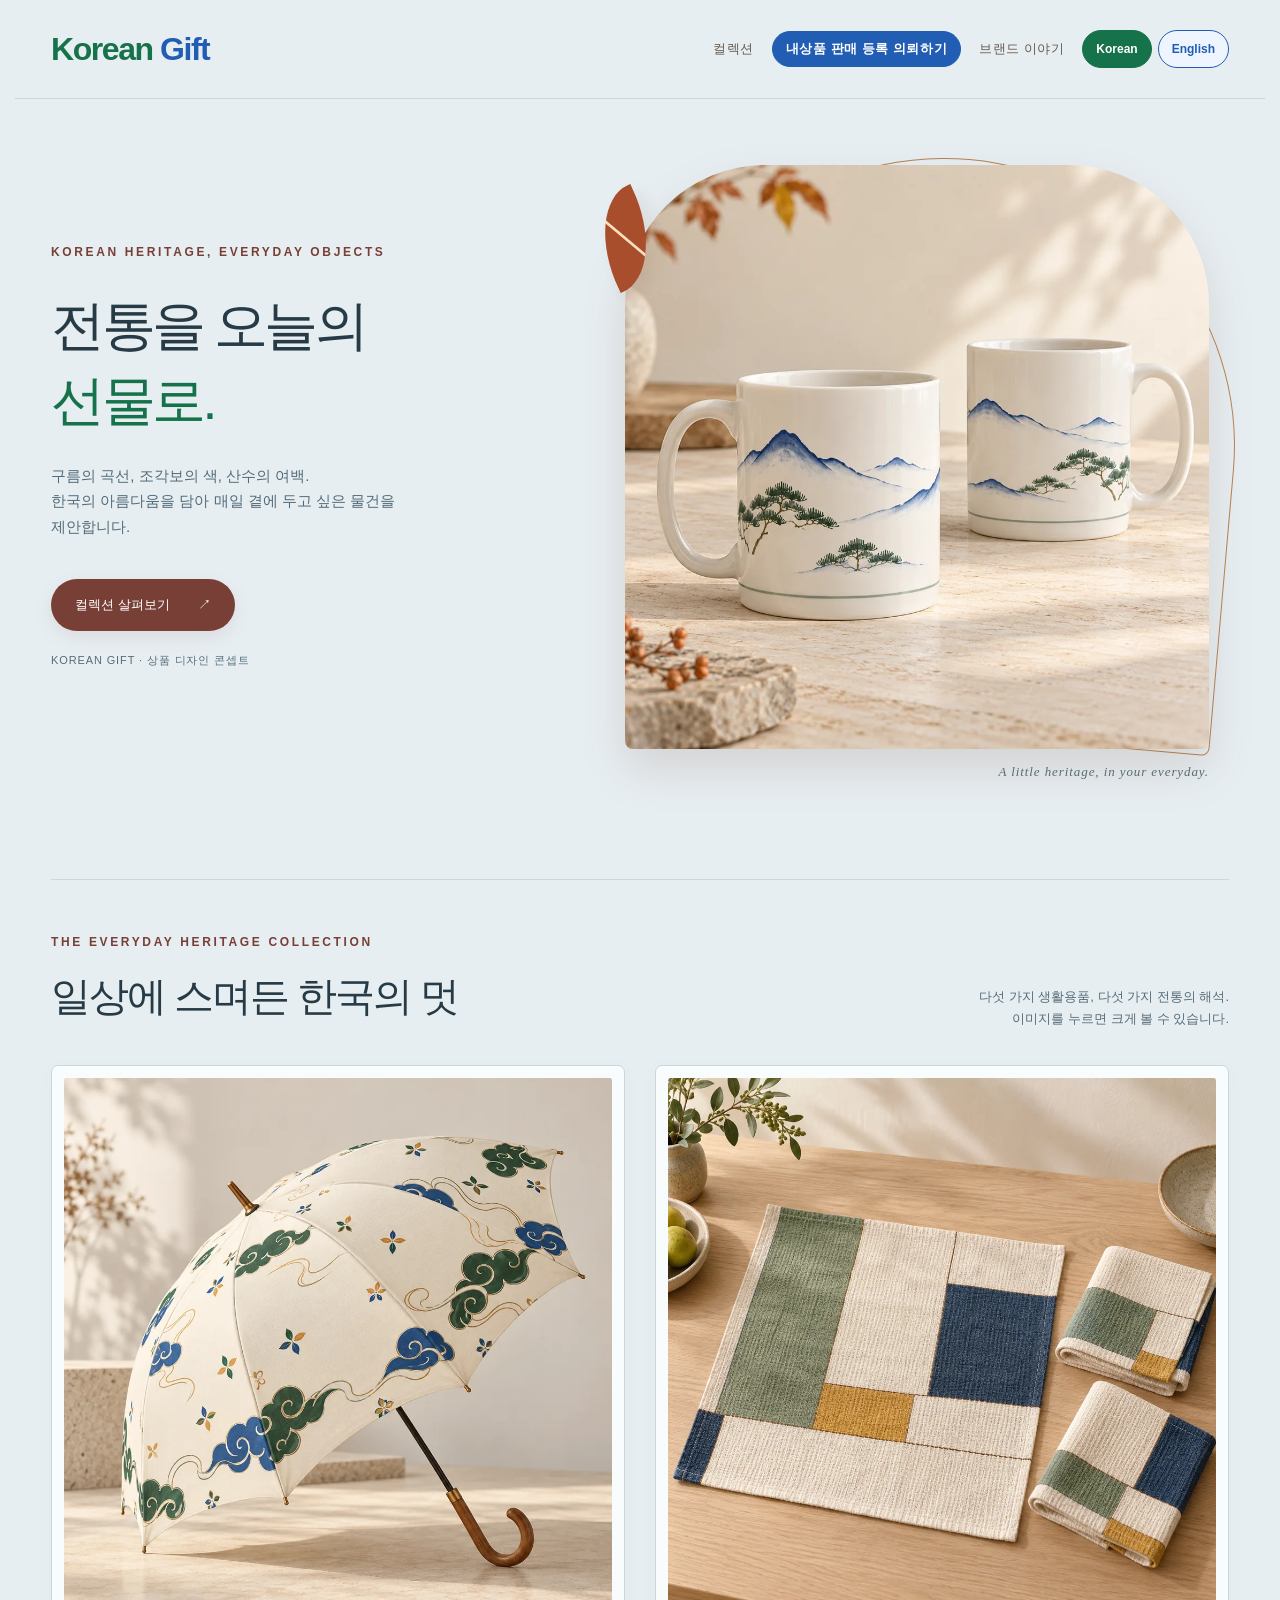
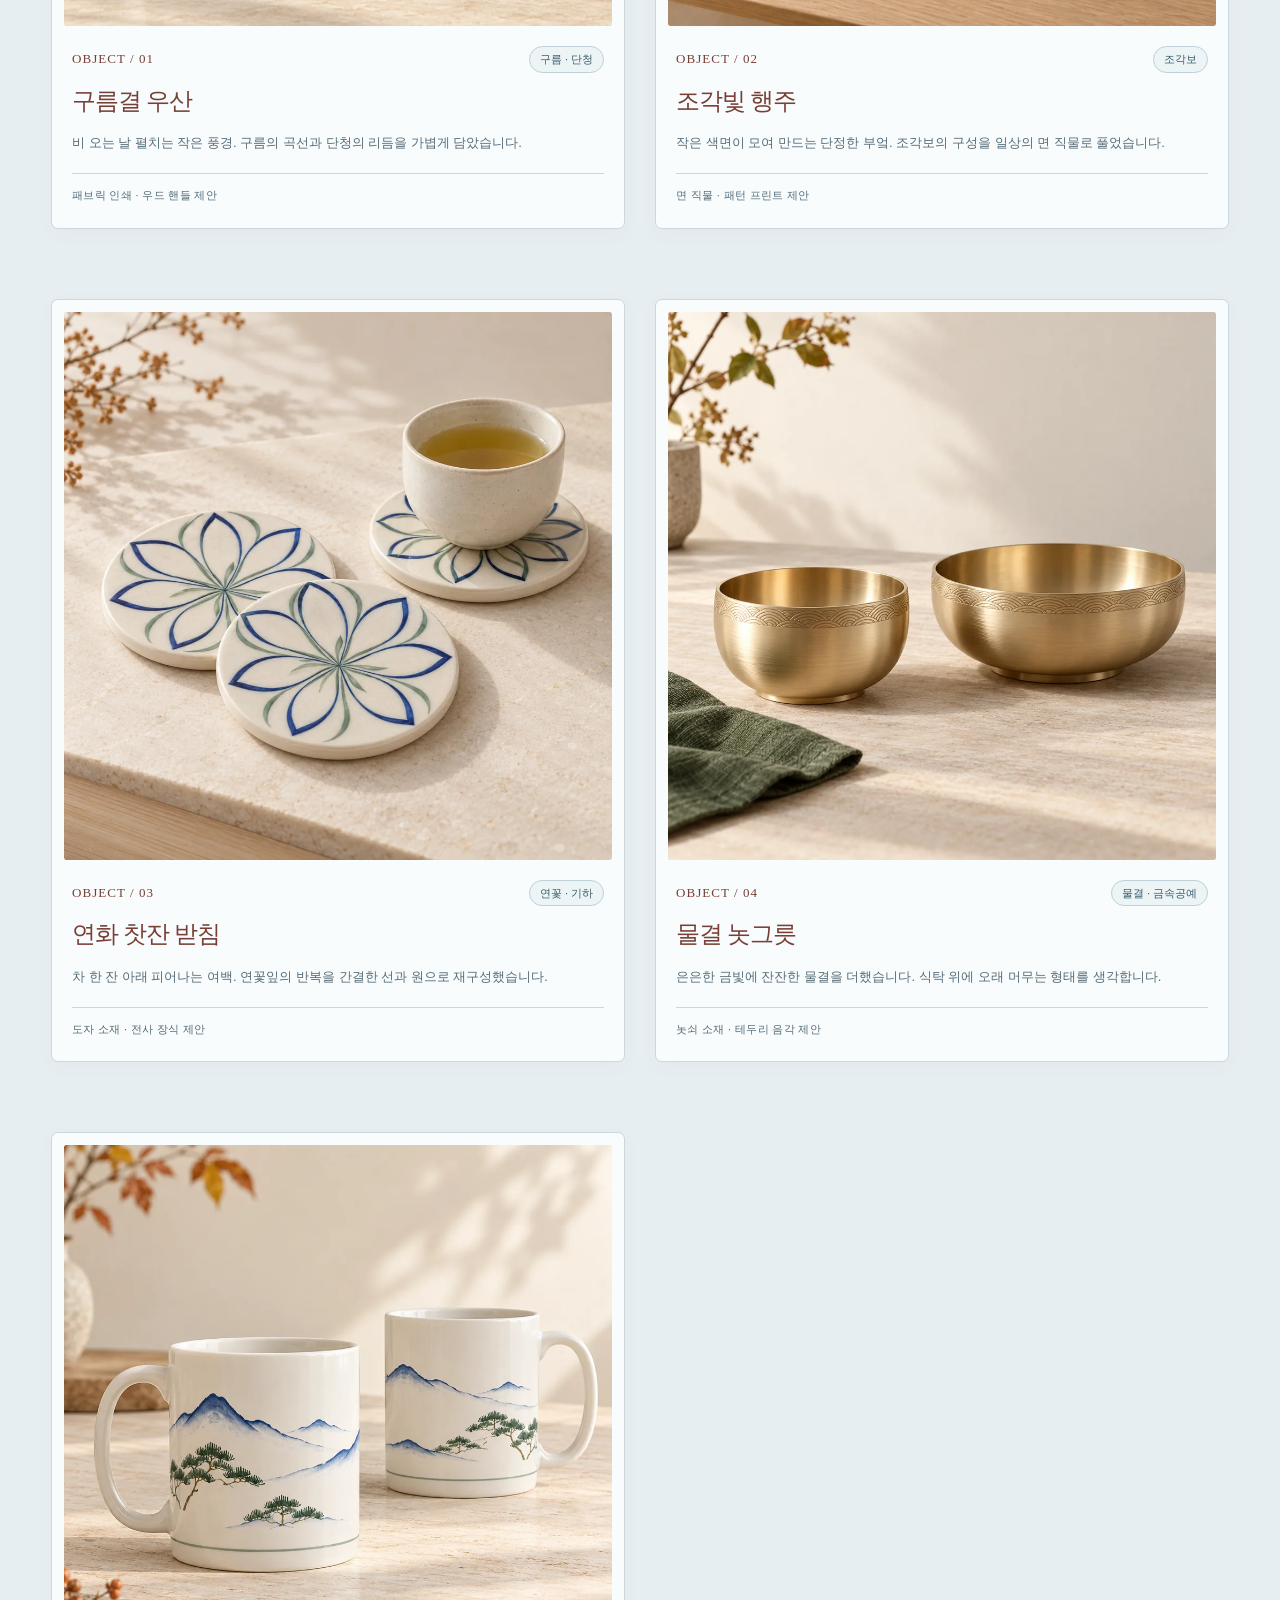
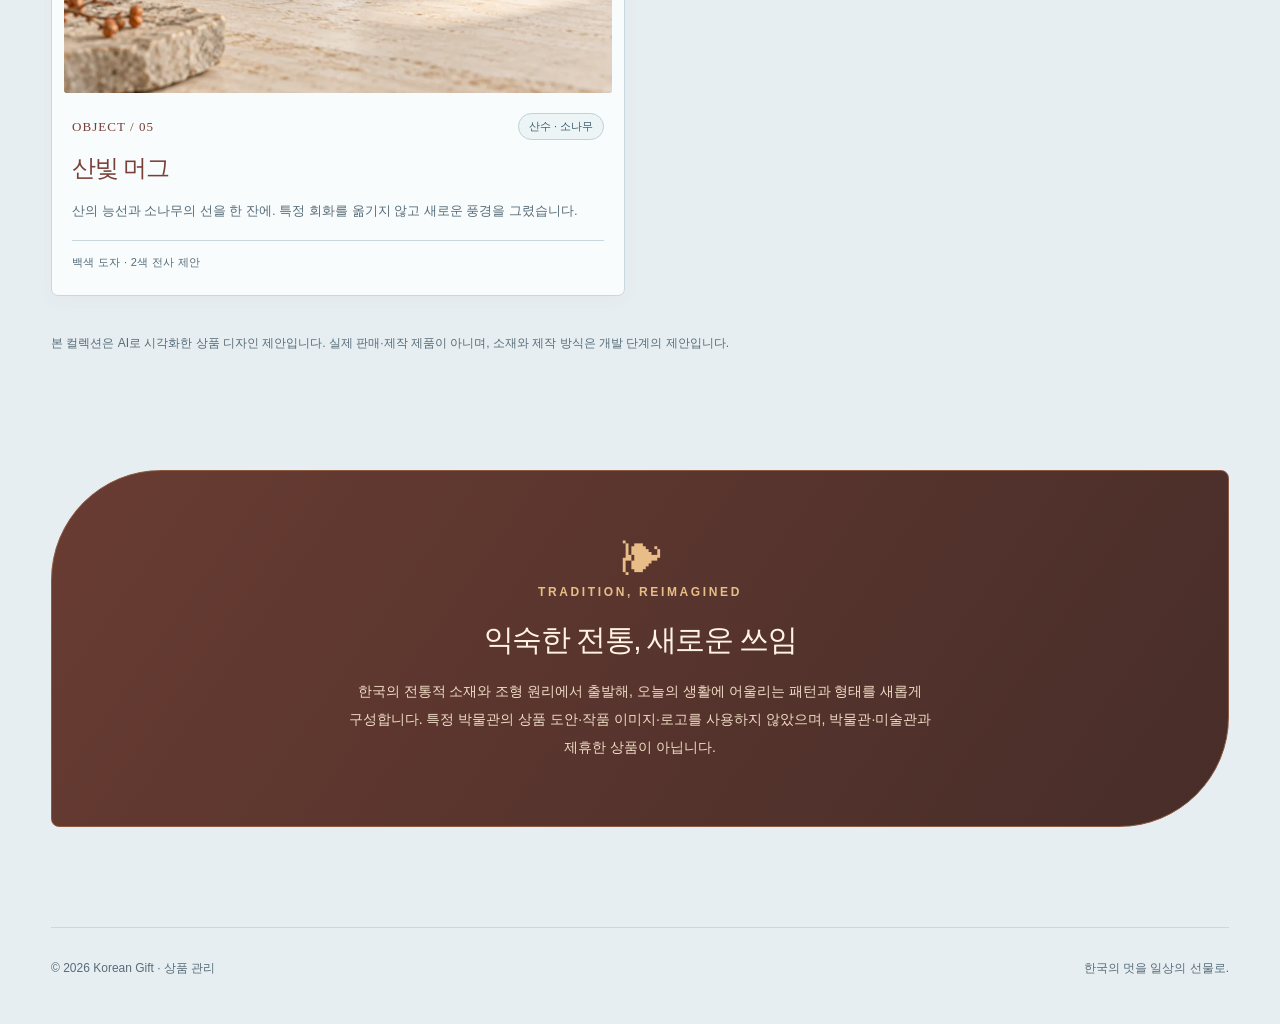
<file: index.html>
<!doctype html>
<html lang="ko">
<head>
<meta charset="utf-8"><meta name="viewport" content="width=device-width, initial-scale=1">
<meta name="theme-color" content="#e7eef2"><meta name="description" content="전통 문양을 현대적으로 재구성한 Korean Gift의 우산, 행주, 찻잔 받침, 놋그릇, 머그 디자인 컬렉션">
<title>Korean Gift | 전통을 오늘의 선물로</title>
<style>
:root{--paper:#f7eddf;--cream:#fff8ed;--ink:#3d2924;--muted:#72594b;--line:#dcc2a8;--brown:#783f36;--accent:#b4522f}
*{box-sizing:border-box}html{scroll-behavior:smooth}body{margin:0;background:var(--paper);color:var(--ink);font-family:'Apple SD Gothic Neo','Malgun Gothic','Noto Sans KR',sans-serif;line-height:1.7;-webkit-font-smoothing:antialiased}
a{color:inherit;text-decoration:none}button{font:inherit}button:focus-visible,a:focus-visible{outline:3px solid #ac7152;outline-offset:4px}
.topbar{display:flex;align-items:center;justify-content:space-between;max-width:1250px;margin:0 auto;padding:30px 36px;gap:20px}
.brand{font-family:Georgia,serif;letter-spacing:.13em;font-size:21px;font-weight:bold}.brand-dot{color:var(--accent)}.nav{display:flex;gap:32px;font-size:13px;letter-spacing:.04em;color:#665b50}.nav a:hover{color:var(--accent)}
main{max-width:1250px;margin:0 auto;padding:0 36px}.hero{display:grid;grid-template-columns:.86fr 1.14fr;min-height:585px;align-items:center;gap:7%;padding:40px 0 95px}.eyebrow{font-size:12px;letter-spacing:.22em;color:var(--brown);font-weight:bold}.hero h1{font-family:Georgia,'Batang',serif;font-size:clamp(48px,5.3vw,82px);letter-spacing:-.03em;line-height:1.1;font-weight:500;margin:26px 0 24px}.hero h1 em{font-weight:400;color:var(--brown)}.hero-copy{font-size:15px;color:#72675d;max-width:345px;word-break:keep-all}.hero-btn{display:inline-flex;align-items:center;gap:28px;background:var(--brown);color:#fff;padding:15px 24px;margin-top:25px;border-radius:2px;font-size:13px}.hero-btn:hover{background:#5f432f}
.hero-image-wrap{position:relative;padding:26px 20px 0 20px}.hero-image{width:100%;display:block;aspect-ratio:1/1;object-fit:cover;border-radius:210px 210px 5px 5px;box-shadow:0 18px 40px rgba(81,52,32,.11)}.hero-image-wrap::after{content:'✳';position:absolute;left:-8px;top:9%;color:#b58d73;font-size:34px}.hero-caption{font-family:Georgia,serif;letter-spacing:.07em;text-align:right;font-style:italic;font-size:12px;margin-top:12px;color:var(--muted)}
.collection{padding:52px 0 100px;border-top:1px solid var(--line)}.section-top{display:flex;justify-content:space-between;align-items:end;gap:20px;margin-bottom:35px}.section-title{font-family:Georgia,'Batang',serif;font-size:clamp(30px,4vw,46px);font-weight:400;margin:10px 0 0}.section-note{font-size:13px;color:var(--muted);max-width:300px;text-align:right;word-break:keep-all}.gallery{display:grid;grid-template-columns:repeat(2,minmax(0,1fr));gap:70px 30px}.artwork{min-width:0}.image-button{position:relative;border:0;padding:0;background:#efe7db;width:100%;display:block;cursor:zoom-in;overflow:hidden;border-radius:3px}.image-button img{display:block;width:100%;aspect-ratio:1.18/1;object-fit:cover;transition:transform .4s ease}.image-button:hover img{transform:scale(1.035)}.zoom-hint{position:absolute;right:14px;bottom:14px;opacity:0;transition:opacity .2s;background:rgba(52,40,28,.72);color:#fff;padding:6px 12px;border-radius:3px;font-size:12px}.image-button:hover .zoom-hint,.image-button:focus-visible .zoom-hint{opacity:1}
.artwork-meta{display:flex;align-items:center;justify-content:space-between;padding-top:20px;gap:10px}.artwork-number{font-family:Georgia,serif;font-size:13px;color:var(--brown);letter-spacing:.08em}.artwork-tag{font-size:11px;color:#8c7868;border:1px solid #d6cab9;padding:3px 10px;border-radius:20px}.artwork h3{font-family:Georgia,'Batang',serif;font-weight:400;font-size:24px;margin:8px 0 1px}.artwork p{font-size:13px;color:var(--muted);margin:0}
.about{background:#ede5d9;border-radius:4px;padding:65px 8%;margin:15px 0 100px;text-align:center}.about .about-mark{font-size:28px;color:#977257}.about h2{font-family:Georgia,'Batang',serif;font-size:30px;font-weight:400;margin:12px 0}.about p{font-size:14px;line-height:2;color:#6b6157;word-break:keep-all;margin:0 auto;max-width:590px}
footer{border-top:1px solid var(--line);padding:30px 0 45px;display:flex;align-items:center;justify-content:space-between;font-size:12px;color:#8b7e70}
.modal{border:0;padding:0;background:transparent;width:min(92vw,1080px);max-height:94vh;color:#fff}.modal::backdrop{background:rgba(29,23,17,.88)}.modal figure{margin:0;display:flex;flex-direction:column;align-items:center}.modal img{max-width:100%;max-height:78vh;object-fit:contain;border-radius:4px}.modal figcaption{margin-top:13px;font-size:13px;letter-spacing:.04em}.modal-close{position:absolute;right:0;top:0;border:0;background:rgba(0,0,0,.55);color:white;cursor:pointer;border-radius:0 0 0 5px;font-size:26px;line-height:1;padding:9px 15px}
@media(max-width:720px){.topbar{padding:20px}.brand{font-size:18px}.nav{gap:14px;font-size:12px}main{padding:0 20px}.hero{grid-template-columns:1fr;gap:20px;min-height:auto;padding:42px 0 70px}.hero h1{font-size:55px;margin:16px 0}.hero-copy{font-size:14px}.hero-image-wrap{padding:10px 16px 0 16px}.hero-image{border-radius:160px 160px 4px 4px;max-height:600px}.collection{padding:44px 0 80px}.section-top{align-items:start;flex-direction:column;gap:5px}.section-note{text-align:left}.gallery{grid-template-columns:1fr;gap:48px}.artwork h3{font-size:23px}.about{padding:45px 22px;margin-bottom:60px}.about h2{font-size:25px}footer{gap:14px;flex-wrap:wrap}}
@media(prefers-reduced-motion:reduce){html{scroll-behavior:auto}.image-button img{transition:none}}

/* Autumn edition */
body{background:radial-gradient(ellipse at 100% 8%,#ecd0ad66,transparent 42%),radial-gradient(ellipse at 0 48%,#d4a06b22,transparent 40%),var(--paper)}
.topbar{border-bottom:1px solid var(--line)}.brand{color:var(--brown)}
.hero{position:relative}.hero-info{min-width:0}.hero h1{font-size:clamp(44px,5.3vw,76px)}
.hero h1 em{color:#9b482f}.hero-copy{color:#705246;max-width:390px}
.hero-btn{border-radius:30px;box-shadow:0 6px 18px #783f361a}.hero-btn:hover{background:#592d29}
.hero-image-wrap{isolation:isolate}
.hero-image-wrap::before{content:'';position:absolute;inset:3% -1% 8% 8%;border:1px solid #b88252;border-radius:50% 50% 8px 8px;transform:rotate(5deg);z-index:-1}
.hero-image-wrap::after{content:'';width:55px;height:95px;left:-7px;top:8%;background:linear-gradient(65deg,transparent 48%,#f6dfbb 49% 51%,transparent 52%),#a94e2d;border-radius:95% 0 95% 0;transform:rotate(-25deg);box-shadow:5px 8px 15px #783f3615}
.hero-image{box-shadow:0 20px 45px #663b2826}.hero-caption{font-size:13px}
.artwork{padding:12px 12px 22px;background:#fff8ed;border:1px solid #e1cbb5;border-radius:7px;box-shadow:0 5px 20px #663b2808}
.artwork-meta,.artwork h3,.artwork p{margin-left:8px;margin-right:8px}
.artwork-tag{color:#795039;border-color:#d9b991;background:#f6ead8}
.artwork h3{color:var(--brown)}.artwork p{color:var(--muted)}
.image-button{background:#ead8be}.zoom-hint{background:#542d27e6}
.about{position:relative;overflow:hidden;background:linear-gradient(125deg,#693c32,#472d29);color:#fff4e3;border:1px solid #8d5940;border-radius:110px 8px 110px 8px}
.about .eyebrow,.about .about-mark{color:#e9bd87}.about .about-mark{font-size:46px;line-height:1}
.about p{color:#f0dcc5}.about h2{color:#fff4e3}
footer{color:var(--muted)}.modal::backdrop{background:#281811ed}
@media(max-width:720px){.hero h1{font-size:clamp(42px,9vw,62px)}.hero-image-wrap::after{width:37px;height:66px;left:0}.about{border-radius:60px 6px 60px 6px}.brand{font-size:16px;letter-spacing:.09em}.topbar{gap:12px}.nav{gap:12px}.hero-image-wrap::before{right:3%}.gallery{gap:30px}}

/* Korean Gift wordmark */
.brand{display:inline-flex;align-items:baseline;gap:.23em;flex-shrink:0;font-family:'Segoe UI','Helvetica Neue',Arial,sans-serif;font-size:clamp(24px,2.5vw,32px);font-weight:650;line-height:1.15;letter-spacing:-.045em;white-space:nowrap}
.brand-korean{color:#16724b}.brand-gift{color:#205db3}
@media(max-width:720px){.brand{font-size:26px;letter-spacing:-.045em}.topbar{flex-wrap:wrap;row-gap:16px}}
/* Korean cultural goods collection */
.hero h1{font-family:'Malgun Gothic','Apple SD Gothic Neo',sans-serif;font-size:clamp(38px,4.2vw,60px);font-weight:500;line-height:1.4;letter-spacing:-.065em}
.hero h1 em{font-style:normal;color:#16724b}.hero-image{border-radius:140px 140px 8px 8px;object-fit:cover}
.concept-label{font-size:11px;letter-spacing:.08em;color:var(--muted);margin-top:20px}
.section-title,.artwork h3,.about h2{font-family:'Malgun Gothic','Apple SD Gothic Neo',sans-serif;letter-spacing:-.05em}
.section-title{font-size:clamp(26px,3.4vw,40px)}.artwork h3{font-size:24px;font-weight:500}
.image-button img{aspect-ratio:1;object-fit:contain}.artwork p{margin-top:10px;line-height:1.8;word-break:keep-all}
.artwork .product-detail{margin-top:18px;font-size:11px;letter-spacing:.03em;color:#755e4b;border-top:1px solid var(--line);padding-top:12px}
.collection-disclosure{font-size:12px;line-height:1.9;color:var(--muted);margin:36px 0 0;max-width:750px}
@media(max-width:720px){.hero h1{font-size:clamp(36px,8vw,52px)}.hero-image{border-radius:100px 100px 6px 6px}.artwork h3{font-size:23px}}

.header-actions{display:flex;align-items:center;justify-content:flex-end;gap:26px;margin-left:auto}.language-switch{display:flex;gap:6px;flex-shrink:0}.language-switch a{display:inline-flex;align-items:center;justify-content:center;min-height:38px;padding:7px 13px;border:1px solid currentColor;border-radius:20px;font-family:'Segoe UI',Arial,sans-serif;font-size:12px;font-weight:600;line-height:1.2}.lang-ko{color:#16724b;background:#f0f8f2}.lang-en{color:#205db3;background:#eff5ff}.lang-ko:hover,.lang-ko[aria-current="page"]{background:#16724b;color:#fff;border-color:#16724b}.lang-en:hover,.lang-en[aria-current="page"]{background:#205db3;color:#fff;border-color:#205db3}html[lang="en"] .hero h1{letter-spacing:-.045em;font-family:'Segoe UI','Helvetica Neue',Arial,sans-serif}
@media(max-width:720px){.topbar{align-items:flex-start;gap:14px}.header-actions{flex-direction:column-reverse;align-items:flex-end;gap:12px}.language-switch a{padding:7px 10px;min-height:36px}.header-actions .nav{gap:16px}}
@media(max-width:380px){.brand{font-size:23px}.topbar{padding:18px 14px;gap:8px}.language-switch{gap:4px}.language-switch a{font-size:11px;padding:7px 9px}}

/* Sky gray foundation */
:root{--paper:#e7eef2;--cream:#f9fcfd;--ink:#263b46;--muted:#566c78;--line:#c9d7df}
body{background:#e7eef2}.hero-image,.image-button img{height:auto}.hero-image-wrap{min-width:0}.artwork{background:#f9fcfd;border-color:#c9d7df}.artwork-tag{background:#edf4f6;border-color:#bed0d8;color:#385e6c}
.hero-copy,.artwork .product-detail{color:#536b78}
.seller-link{padding:8px 13px;border:1px solid #205db3;border-radius:22px;background:#205db3;color:#fff!important;font-weight:600;text-align:center;line-height:1.4}
.nav{align-items:center;flex-wrap:wrap}.header-actions{gap:18px}.nav{gap:18px}
.approved-products{margin-top:64px;padding-top:40px;border-top:1px solid var(--line)}.approved-products>.section-note{max-width:none;margin:18px 0 30px}
.artwork .approved-price{font-weight:700;font-size:20px;color:#16724b}.product-detail{white-space:pre-line}
@media(max-width:1050px){.topbar{flex-wrap:wrap}.header-actions{flex-wrap:wrap}.nav{gap:12px}}
@media(max-width:720px){.topbar{display:grid;grid-template-columns:1fr auto}.header-actions{display:contents}.language-switch{grid-column:2;grid-row:1;justify-self:end}.header-actions .nav{grid-column:1/-1;grid-row:2;justify-content:flex-start;gap:12px}.seller-link{font-size:12px}.brand{align-self:center}}
</style>
<link rel="alternate" hreflang="ko" href="https://koreangift.github.io/main/"><link rel="alternate" hreflang="en" href="https://koreangift.github.io/main/en.html"></head>
<body>
<header class="topbar"><a class="brand" href="#top" aria-label="Korean Gift 홈으로"><span class="brand-korean">Korean</span> <span class="brand-gift">Gift</span></a><div class="header-actions"><nav class="nav" aria-label="주 메뉴"><a href="#gallery">컬렉션</a><a class="seller-link" href="submit.html">내상품 판매 등록 의뢰하기</a><a href="#about">브랜드 이야기</a></nav><nav class="language-switch" aria-label="언어 선택"><a class="lang-ko" href="./index.html" lang="ko" hreflang="ko" aria-current="page">Korean</a><a class="lang-en" href="./en.html" lang="en" hreflang="en">English</a></nav></div></header>
<main id="top">
<section class="hero" aria-labelledby="hero-title"><div class="hero-info"><div class="eyebrow">KOREAN HERITAGE, EVERYDAY OBJECTS</div><h1 id="hero-title">전통을 오늘의<br><em>선물로.</em></h1><p class="hero-copy">구름의 곡선, 조각보의 색, 산수의 여백.<br>한국의 아름다움을 담아 매일 곁에 두고 싶은 물건을 제안합니다.</p><a class="hero-btn" href="#gallery">컬렉션 살펴보기 <span aria-hidden="true">↗</span></a><p class="concept-label">KOREAN GIFT · 상품 디자인 콘셉트</p></div><div class="hero-image-wrap"><img class="hero-image" src="images/korean-mug.webp" alt="푸른 산과 초록 소나무를 담은 산빛 머그 디자인 콘셉트" fetchpriority="high" width="1024" height="1024"><div class="hero-caption">A little heritage, in your everyday.</div></div></section>
<section class="collection" id="gallery" aria-labelledby="collection-title"><div class="section-top"><div><div class="eyebrow">THE EVERYDAY HERITAGE COLLECTION</div><h2 class="section-title" id="collection-title">일상에 스며든 한국의 멋</h2></div><div class="section-note">다섯 가지 생활용품, 다섯 가지 전통의 해석.<br>이미지를 누르면 크게 볼 수 있습니다.</div></div>
<div class="gallery"><article class="artwork"><button class="image-button" type="button" data-image="images/korean-umbrella.webp" data-title="구름결 우산 · 상품 디자인 콘셉트" aria-label="구름결 우산 크게 보기"><img src="images/korean-umbrella.webp" alt="청록과 파랑의 구름·꽃 기하 문양을 새롭게 구성한 우산 콘셉트" loading="lazy" width="1024" height="1024"><span class="zoom-hint" aria-hidden="true">↗ 크게 보기</span></button><div class="artwork-meta"><span class="artwork-number">OBJECT / 01</span><span class="artwork-tag">구름 · 단청</span></div><h3>구름결 우산</h3><p>비 오는 날 펼치는 작은 풍경. 구름의 곡선과 단청의 리듬을 가볍게 담았습니다.</p><p class="product-detail">패브릭 인쇄 · 우드 핸들 제안</p></article>
<article class="artwork"><button class="image-button" type="button" data-image="images/korean-cloth.webp" data-title="조각빛 행주 · 상품 디자인 콘셉트" aria-label="조각빛 행주 크게 보기"><img src="images/korean-cloth.webp" alt="청록과 남색 조각보 구성의 면 행주 디자인 콘셉트" loading="lazy" width="1024" height="1024"><span class="zoom-hint" aria-hidden="true">↗ 크게 보기</span></button><div class="artwork-meta"><span class="artwork-number">OBJECT / 02</span><span class="artwork-tag">조각보</span></div><h3>조각빛 행주</h3><p>작은 색면이 모여 만드는 단정한 부엌. 조각보의 구성을 일상의 면 직물로 풀었습니다.</p><p class="product-detail">면 직물 · 패턴 프린트 제안</p></article>
<article class="artwork"><button class="image-button" type="button" data-image="images/korean-coaster.webp" data-title="연화 찻잔 받침 · 상품 디자인 콘셉트" aria-label="연화 찻잔 받침 크게 보기"><img src="images/korean-coaster.webp" alt="푸른 연꽃 기하 문양의 도자 찻잔 받침 디자인 콘셉트" loading="lazy" width="1024" height="1024"><span class="zoom-hint" aria-hidden="true">↗ 크게 보기</span></button><div class="artwork-meta"><span class="artwork-number">OBJECT / 03</span><span class="artwork-tag">연꽃 · 기하</span></div><h3>연화 찻잔 받침</h3><p>차 한 잔 아래 피어나는 여백. 연꽃잎의 반복을 간결한 선과 원으로 재구성했습니다.</p><p class="product-detail">도자 소재 · 전사 장식 제안</p></article>
<article class="artwork"><button class="image-button" type="button" data-image="images/korean-brass.webp" data-title="물결 놋그릇 · 상품 디자인 콘셉트" aria-label="물결 놋그릇 크게 보기"><img src="images/korean-brass.webp" alt="물결 테두리를 새긴 금빛 놋그릇 한 쌍의 디자인 콘셉트" loading="lazy" width="1024" height="1024"><span class="zoom-hint" aria-hidden="true">↗ 크게 보기</span></button><div class="artwork-meta"><span class="artwork-number">OBJECT / 04</span><span class="artwork-tag">물결 · 금속공예</span></div><h3>물결 놋그릇</h3><p>은은한 금빛에 잔잔한 물결을 더했습니다. 식탁 위에 오래 머무는 형태를 생각합니다.</p><p class="product-detail">놋쇠 소재 · 테두리 음각 제안</p></article>
<article class="artwork"><button class="image-button" type="button" data-image="images/korean-mug.webp" data-title="산빛 머그 · 상품 디자인 콘셉트" aria-label="산빛 머그 크게 보기"><img src="images/korean-mug.webp" alt="푸른 산 능선과 초록 소나무를 새롭게 구성한 백색 머그 디자인 콘셉트" loading="lazy" width="1024" height="1024"><span class="zoom-hint" aria-hidden="true">↗ 크게 보기</span></button><div class="artwork-meta"><span class="artwork-number">OBJECT / 05</span><span class="artwork-tag">산수 · 소나무</span></div><h3>산빛 머그</h3><p>산의 능선과 소나무의 선을 한 잔에. 특정 회화를 옮기지 않고 새로운 풍경을 그렸습니다.</p><p class="product-detail">백색 도자 · 2색 전사 제안</p></article></div>
<p class="collection-disclosure">본 컬렉션은 AI로 시각화한 상품 디자인 제안입니다. 실제 판매·제작 제품이 아니며, 소재와 제작 방식은 개발 단계의 제안입니다.</p></section>
<section class="about" id="about"><div class="about-mark" aria-hidden="true">❧</div><div class="eyebrow">TRADITION, REIMAGINED</div><h2>익숙한 전통, 새로운 쓰임</h2><p>한국의 전통적 소재와 조형 원리에서 출발해, 오늘의 생활에 어울리는 패턴과 형태를 새롭게 구성합니다. 특정 박물관의 상품 도안·작품 이미지·로고를 사용하지 않았으며, 박물관·미술관과 제휴한 상품이 아닙니다.</p></section>
<footer><span>© 2026 Korean Gift · <a href="admin.html">상품 관리</a></span><span>한국의 멋을 일상의 선물로.</span></footer></main>
<dialog class="modal" id="image-modal" aria-label="이미지 크게 보기"><button type="button" class="modal-close" aria-label="닫기">×</button><figure><img id="modal-image" alt=""><figcaption id="modal-caption"></figcaption></figure></dialog>
<script>
(function(){
 const modal=document.getElementById('image-modal');const modalImg=document.getElementById('modal-image');const modalCaption=document.getElementById('modal-caption');
 document.querySelectorAll('.image-button').forEach(btn=>btn.addEventListener('click',()=>{modalImg.src=btn.dataset.image;modalImg.alt=btn.querySelector('img').alt;modalCaption.textContent=btn.dataset.title;if(typeof modal.showModal==='function')modal.showModal();else modal.setAttribute('open','');}));
 const close=()=>{if(typeof modal.close==='function')modal.close();else modal.removeAttribute('open');};document.querySelector('.modal-close').addEventListener('click',close);
 modal.addEventListener('click',e=>{if(e.target===modal)close();});
})();
</script>
<script src="market-config.js"></script><script src="market-api.js"></script><script src="catalog.js"></script></body></html>
</file>
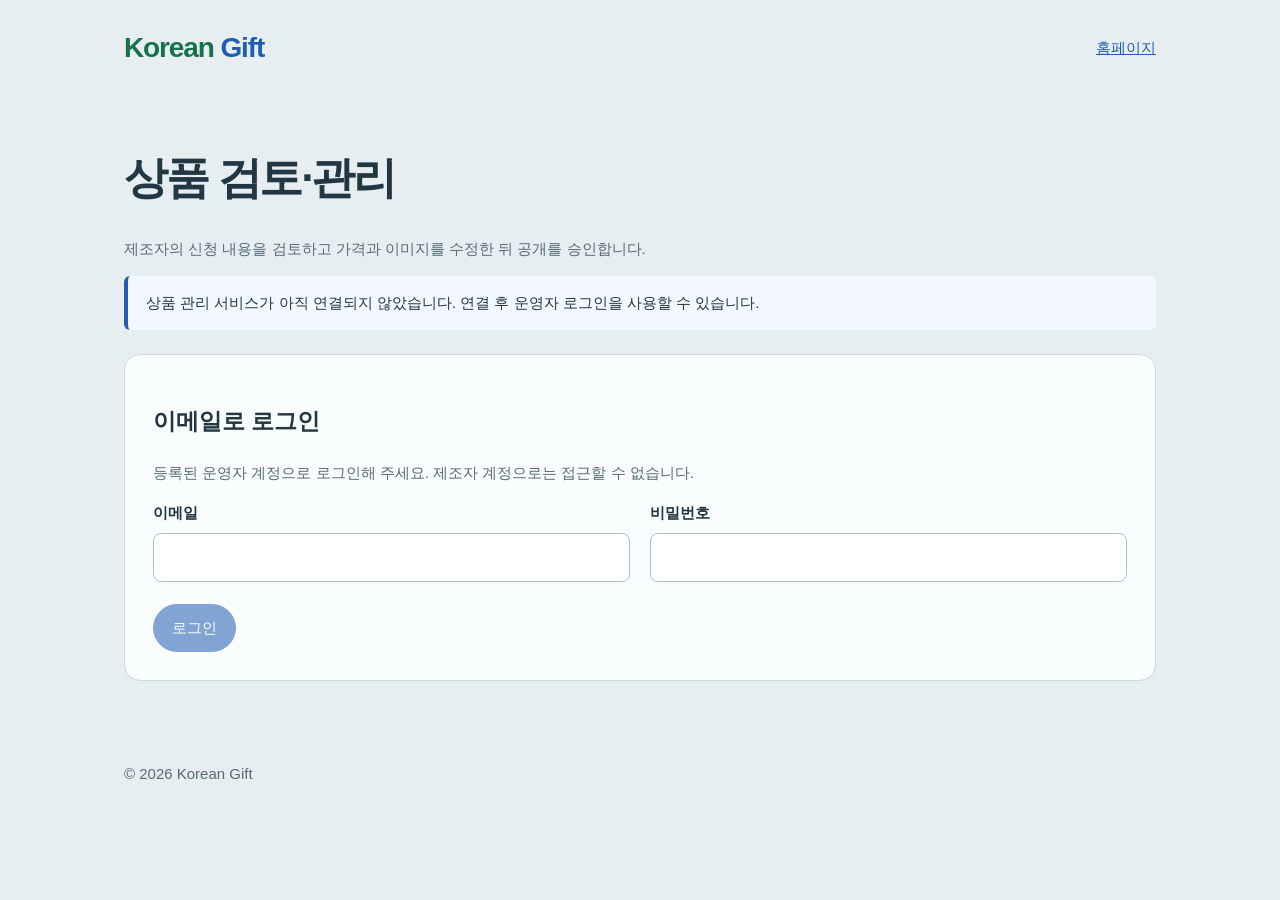
<file: admin.html>
<!doctype html><html lang="ko"><head><meta charset="utf-8"><meta name="viewport" content="width=device-width,initial-scale=1"><meta name="robots" content="noindex"><meta name="theme-color" content="#e7eef2"><title>상품 관리 | Korean Gift</title><link rel="stylesheet" href="market.css"></head><body><header><a class="brand" href="index.html">Korean <span>Gift</span></a><a href="index.html">홈페이지</a></header><main><h1>상품 검토·관리</h1><p class="lead">제조자의 신청 내용을 검토하고 가격과 이미지를 수정한 뒤 공개를 승인합니다.</p><div id="message" class="notice" role="status" aria-live="polite"></div><section class="panel" id="auth-panel"><h2>이메일로 로그인</h2><p class="muted">등록된 운영자 계정으로 로그인해 주세요. 제조자 계정으로는 접근할 수 없습니다.</p><form id="auth-form"><div class="grid"><label>이메일<input type="email" name="email" required autocomplete="username" maxlength="254"></label><label>비밀번호<input type="password" name="password" required minlength="10" maxlength="128" autocomplete="current-password"></label></div><div class="actions"><button type="submit">로그인</button></div></form></section><section id="admin-panel" hidden><div class="actions"><button id="refresh" class="secondary">목록 새로고침</button><button id="logout" class="secondary">로그아웃</button></div><section class="panel"><h2>등록 의뢰 목록</h2><div id="requests" class="list"></div></section><section class="panel" id="editor-panel" hidden><h2 id="editor-title">상품 편집</h2><p id="private-details" class="muted"></p><form id="editor"><fieldset><div class="grid"><div><label>상품명<input name="name" required maxlength="100"></label></div><div><label>판매 희망 가격 (원)<input name="price_krw" required type="number" min="1" max="100000000" step="1"></label></div><div class="wide"><label>상품 소개<textarea name="description" required maxlength="3000"></textarea></label></div><div class="wide"><label>상품 스펙 — 소재·크기·구성·원산지<textarea name="specs" required maxlength="3000"></textarea></label></div><div class="wide"><label>영문 상품명<input name="name_en" maxlength="100"></label></div><div class="wide"><label>영문 소개<textarea name="description_en" maxlength="3000"></textarea></label></div><div class="wide"><label>영문 스펙<textarea name="specs_en" maxlength="3000"></textarea></label></div><div class="wide"><label>대표 이미지 교체 — 선택 시 저장에 반영<input type="file" name="image" accept="image/jpeg,image/png,image/webp"></label><img id="editor-image" class="preview" alt="검토할 상품 이미지"></div><label class="check wide"><input type="checkbox" name="publish_en" checked disabled><span>한국어·영어 홈페이지에 함께 공개 — 승인 시 영문 상품명·소개·스펙 필요</span></label></div><div class="actions"><button type="submit">수정 내용 저장</button><button type="button" id="approve" class="secondary">저장 후 승인·공개</button><button type="button" id="reject" class="danger">반려</button><button type="button" id="unpublish" class="danger">공개 중지</button></div></fieldset></form><p class="muted">이미 공개된 상품을 수정하면 저장과 동시에 공개 정보도 갱신됩니다. 승인 버튼은 가격·이미지를 포함한 현재 편집 내용을 저장한 다음 공개합니다.</p></section></section></main><footer>© 2026 Korean Gift</footer><script src="market-config.js"></script><script src="market-api.js"></script><script src="admin.js"></script></body></html>
</file>
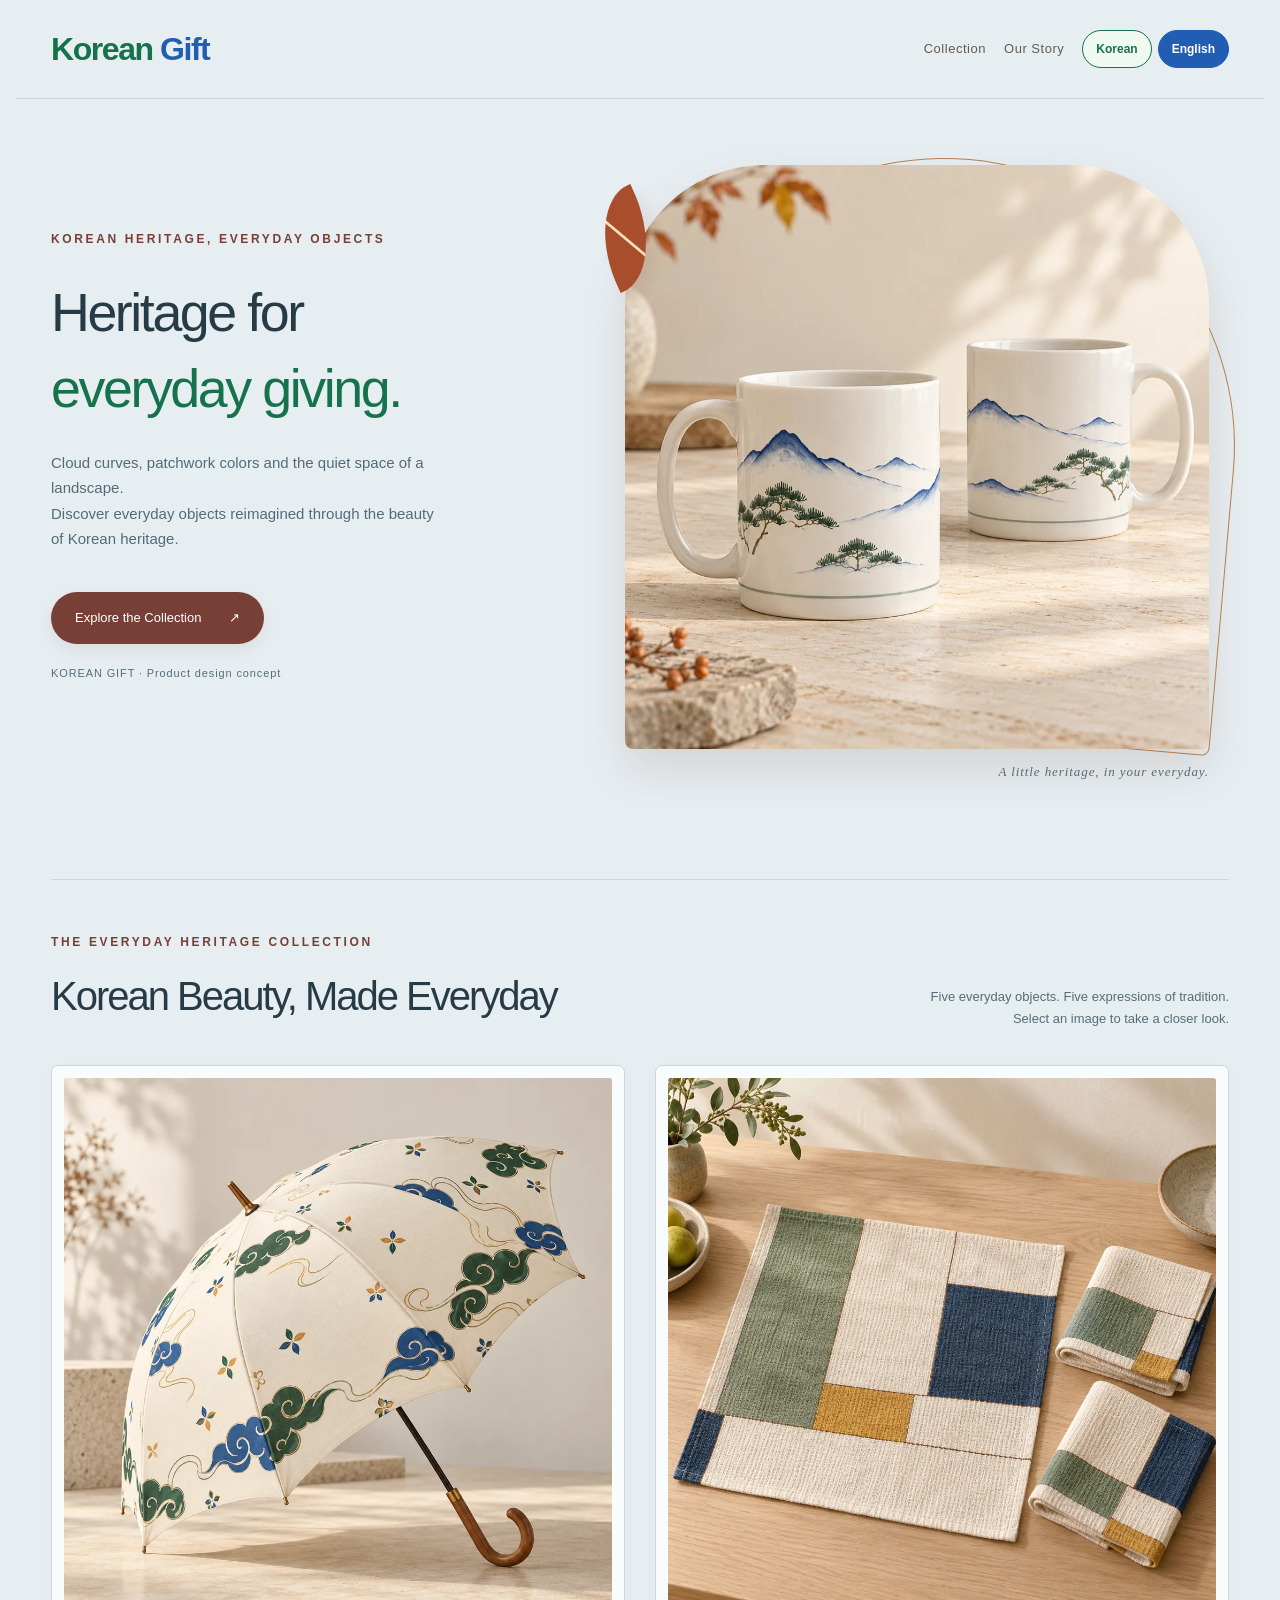
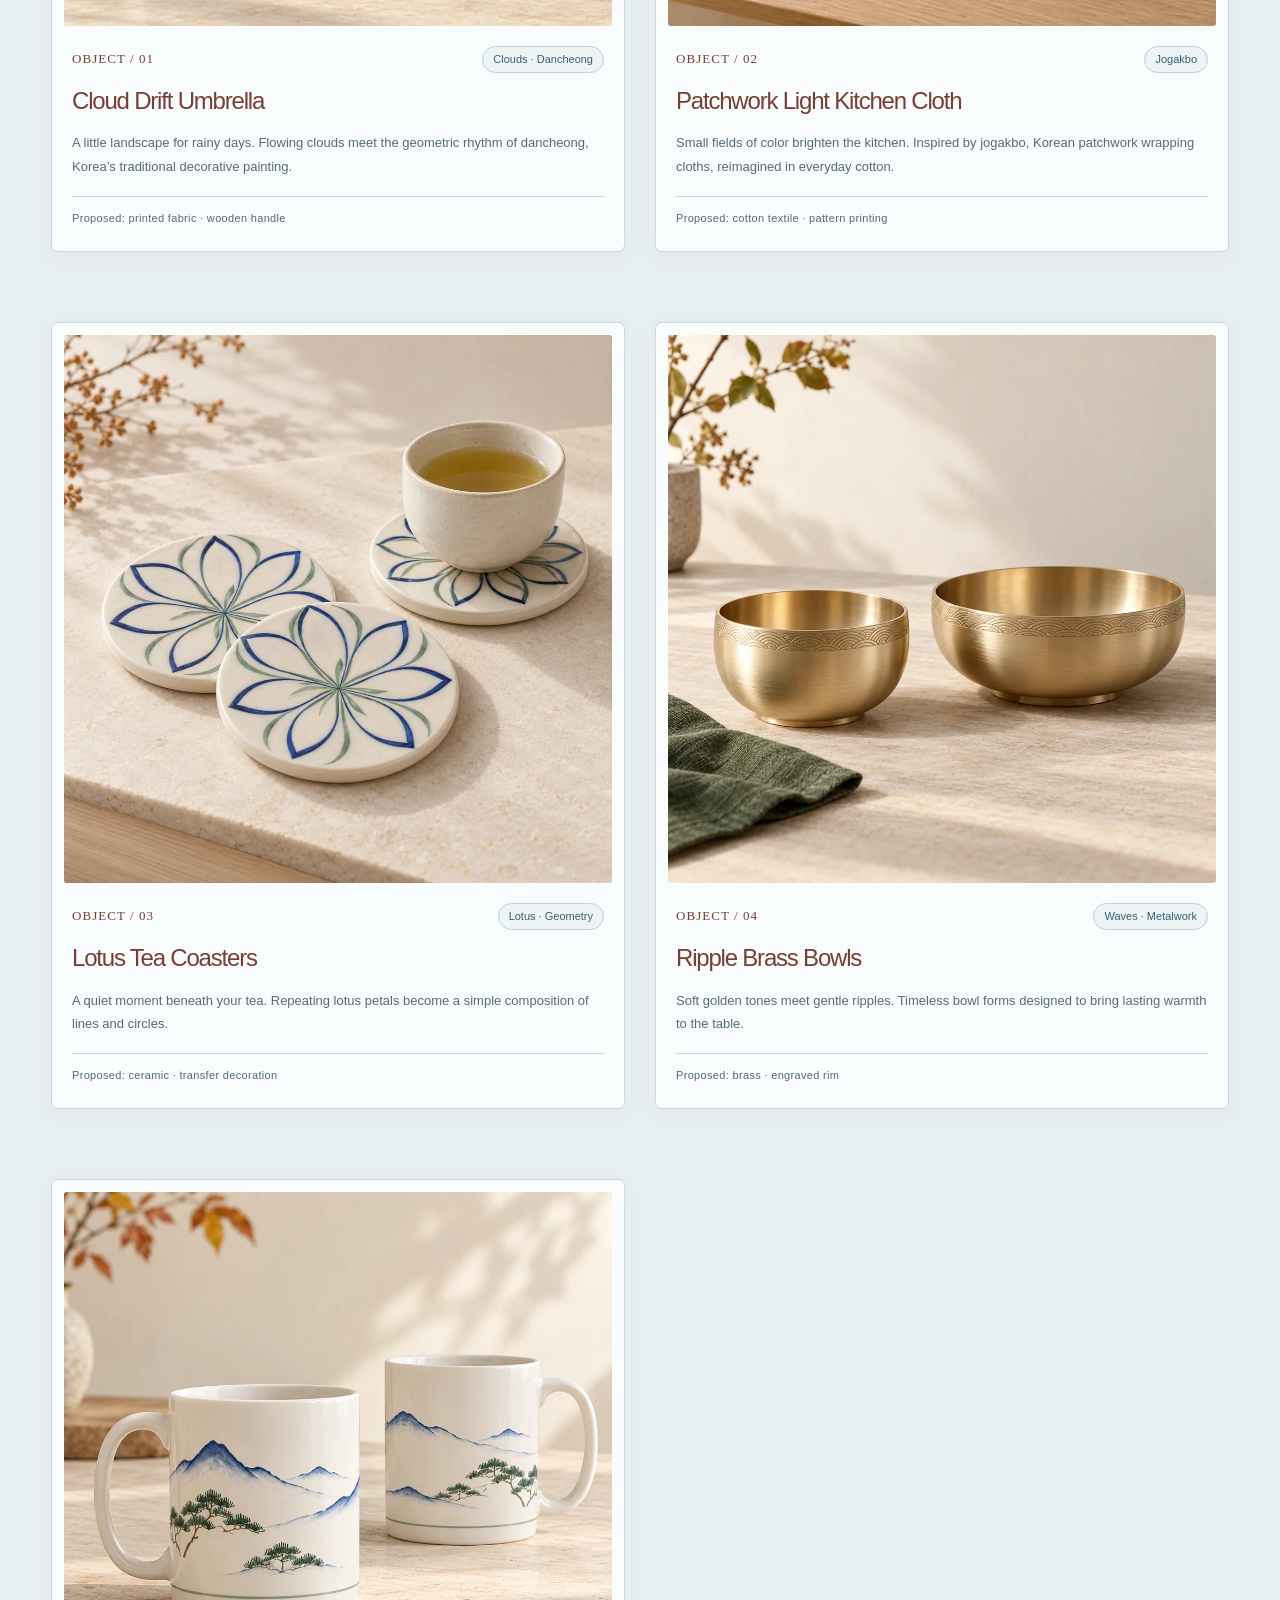
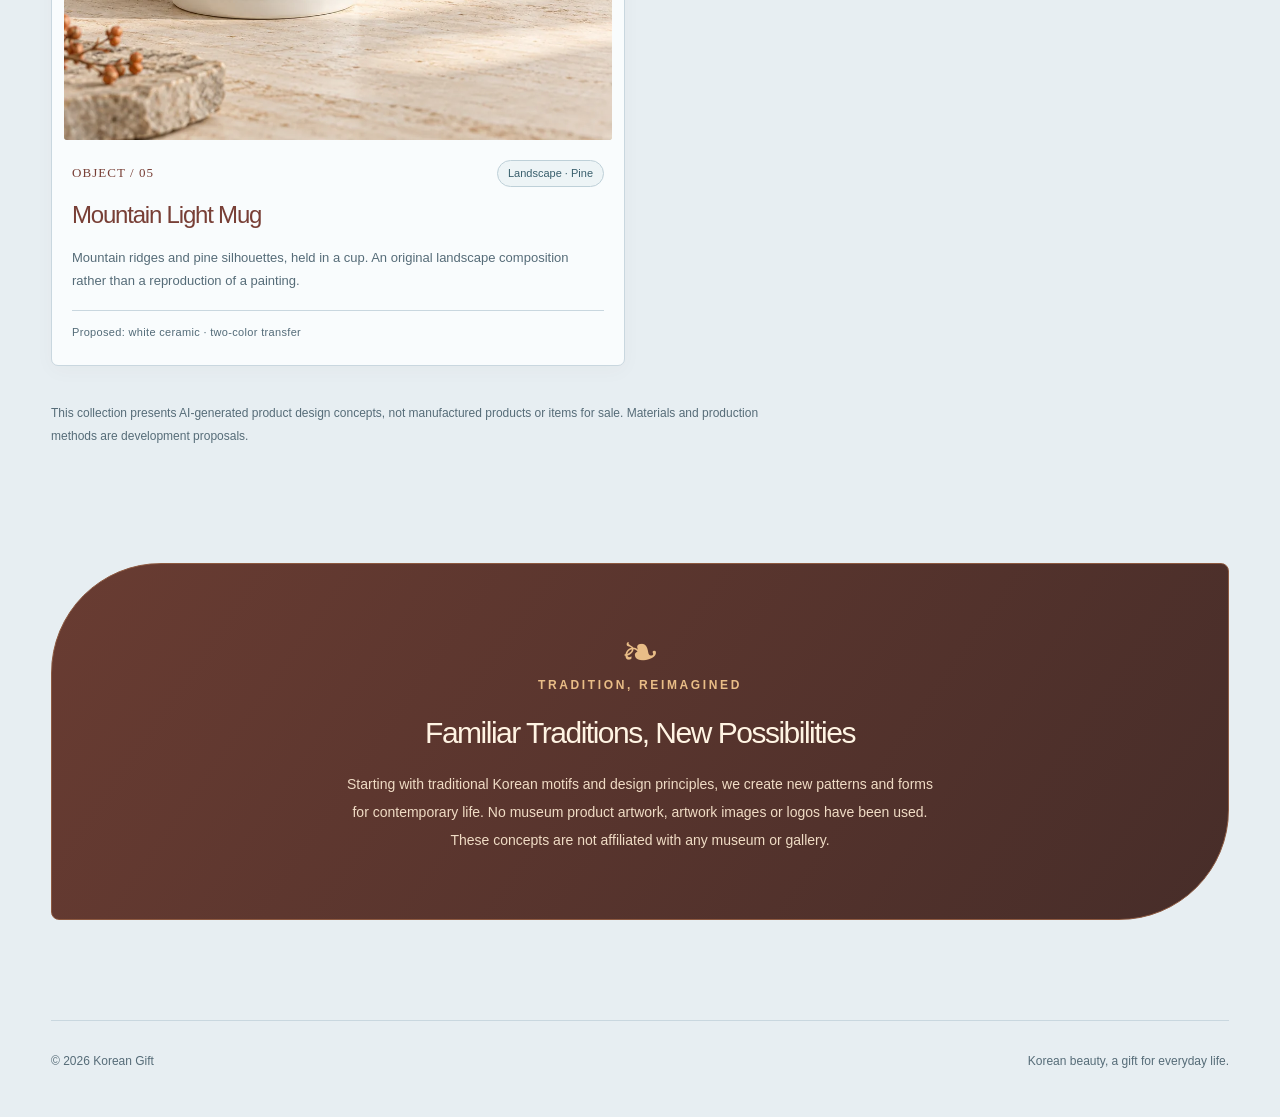
<file: en.html>
<!doctype html>
<html lang="en">
<head>
<meta charset="utf-8"><meta name="viewport" content="width=device-width, initial-scale=1">
<meta name="theme-color" content="#e7eef2"><meta name="description" content="Original Korean heritage-inspired design concepts for umbrellas, kitchen cloths, coasters, brass bowls and mugs.">
<title>Korean Gift | Heritage for Everyday Giving</title>
<style>
:root{--paper:#f7eddf;--cream:#fff8ed;--ink:#3d2924;--muted:#72594b;--line:#dcc2a8;--brown:#783f36;--accent:#b4522f}
*{box-sizing:border-box}html{scroll-behavior:smooth}body{margin:0;background:var(--paper);color:var(--ink);font-family:'Apple SD Gothic Neo','Malgun Gothic','Noto Sans KR',sans-serif;line-height:1.7;-webkit-font-smoothing:antialiased}
a{color:inherit;text-decoration:none}button{font:inherit}button:focus-visible,a:focus-visible{outline:3px solid #ac7152;outline-offset:4px}
.topbar{display:flex;align-items:center;justify-content:space-between;max-width:1250px;margin:0 auto;padding:30px 36px;gap:20px}
.brand{font-family:Georgia,serif;letter-spacing:.13em;font-size:21px;font-weight:bold}.brand-dot{color:var(--accent)}.nav{display:flex;gap:32px;font-size:13px;letter-spacing:.04em;color:#665b50}.nav a:hover{color:var(--accent)}
main{max-width:1250px;margin:0 auto;padding:0 36px}.hero{display:grid;grid-template-columns:.86fr 1.14fr;min-height:585px;align-items:center;gap:7%;padding:40px 0 95px}.eyebrow{font-size:12px;letter-spacing:.22em;color:var(--brown);font-weight:bold}.hero h1{font-family:Georgia,'Batang',serif;font-size:clamp(48px,5.3vw,82px);letter-spacing:-.03em;line-height:1.1;font-weight:500;margin:26px 0 24px}.hero h1 em{font-weight:400;color:var(--brown)}.hero-copy{font-size:15px;color:#72675d;max-width:345px;word-break:keep-all}.hero-btn{display:inline-flex;align-items:center;gap:28px;background:var(--brown);color:#fff;padding:15px 24px;margin-top:25px;border-radius:2px;font-size:13px}.hero-btn:hover{background:#5f432f}
.hero-image-wrap{position:relative;padding:26px 20px 0 20px}.hero-image{width:100%;display:block;aspect-ratio:1/1;object-fit:cover;border-radius:210px 210px 5px 5px;box-shadow:0 18px 40px rgba(81,52,32,.11)}.hero-image-wrap::after{content:'✳';position:absolute;left:-8px;top:9%;color:#b58d73;font-size:34px}.hero-caption{font-family:Georgia,serif;letter-spacing:.07em;text-align:right;font-style:italic;font-size:12px;margin-top:12px;color:var(--muted)}
.collection{padding:52px 0 100px;border-top:1px solid var(--line)}.section-top{display:flex;justify-content:space-between;align-items:end;gap:20px;margin-bottom:35px}.section-title{font-family:Georgia,'Batang',serif;font-size:clamp(30px,4vw,46px);font-weight:400;margin:10px 0 0}.section-note{font-size:13px;color:var(--muted);max-width:300px;text-align:right;word-break:keep-all}.gallery{display:grid;grid-template-columns:repeat(2,minmax(0,1fr));gap:70px 30px}.artwork{min-width:0}.image-button{position:relative;border:0;padding:0;background:#efe7db;width:100%;display:block;cursor:zoom-in;overflow:hidden;border-radius:3px}.image-button img{display:block;width:100%;aspect-ratio:1.18/1;object-fit:cover;transition:transform .4s ease}.image-button:hover img{transform:scale(1.035)}.zoom-hint{position:absolute;right:14px;bottom:14px;opacity:0;transition:opacity .2s;background:rgba(52,40,28,.72);color:#fff;padding:6px 12px;border-radius:3px;font-size:12px}.image-button:hover .zoom-hint,.image-button:focus-visible .zoom-hint{opacity:1}
.artwork-meta{display:flex;align-items:center;justify-content:space-between;padding-top:20px;gap:10px}.artwork-number{font-family:Georgia,serif;font-size:13px;color:var(--brown);letter-spacing:.08em}.artwork-tag{font-size:11px;color:#8c7868;border:1px solid #d6cab9;padding:3px 10px;border-radius:20px}.artwork h3{font-family:Georgia,'Batang',serif;font-weight:400;font-size:24px;margin:8px 0 1px}.artwork p{font-size:13px;color:var(--muted);margin:0}
.about{background:#ede5d9;border-radius:4px;padding:65px 8%;margin:15px 0 100px;text-align:center}.about .about-mark{font-size:28px;color:#977257}.about h2{font-family:Georgia,'Batang',serif;font-size:30px;font-weight:400;margin:12px 0}.about p{font-size:14px;line-height:2;color:#6b6157;word-break:keep-all;margin:0 auto;max-width:590px}
footer{border-top:1px solid var(--line);padding:30px 0 45px;display:flex;align-items:center;justify-content:space-between;font-size:12px;color:#8b7e70}
.modal{border:0;padding:0;background:transparent;width:min(92vw,1080px);max-height:94vh;color:#fff}.modal::backdrop{background:rgba(29,23,17,.88)}.modal figure{margin:0;display:flex;flex-direction:column;align-items:center}.modal img{max-width:100%;max-height:78vh;object-fit:contain;border-radius:4px}.modal figcaption{margin-top:13px;font-size:13px;letter-spacing:.04em}.modal-close{position:absolute;right:0;top:0;border:0;background:rgba(0,0,0,.55);color:white;cursor:pointer;border-radius:0 0 0 5px;font-size:26px;line-height:1;padding:9px 15px}
@media(max-width:720px){.topbar{padding:20px}.brand{font-size:18px}.nav{gap:14px;font-size:12px}main{padding:0 20px}.hero{grid-template-columns:1fr;gap:20px;min-height:auto;padding:42px 0 70px}.hero h1{font-size:55px;margin:16px 0}.hero-copy{font-size:14px}.hero-image-wrap{padding:10px 16px 0 16px}.hero-image{border-radius:160px 160px 4px 4px;max-height:600px}.collection{padding:44px 0 80px}.section-top{align-items:start;flex-direction:column;gap:5px}.section-note{text-align:left}.gallery{grid-template-columns:1fr;gap:48px}.artwork h3{font-size:23px}.about{padding:45px 22px;margin-bottom:60px}.about h2{font-size:25px}footer{gap:14px;flex-wrap:wrap}}
@media(prefers-reduced-motion:reduce){html{scroll-behavior:auto}.image-button img{transition:none}}

/* Autumn edition */
body{background:radial-gradient(ellipse at 100% 8%,#ecd0ad66,transparent 42%),radial-gradient(ellipse at 0 48%,#d4a06b22,transparent 40%),var(--paper)}
.topbar{border-bottom:1px solid var(--line)}.brand{color:var(--brown)}
.hero{position:relative}.hero-info{min-width:0}.hero h1{font-size:clamp(44px,5.3vw,76px)}
.hero h1 em{color:#9b482f}.hero-copy{color:#705246;max-width:390px}
.hero-btn{border-radius:30px;box-shadow:0 6px 18px #783f361a}.hero-btn:hover{background:#592d29}
.hero-image-wrap{isolation:isolate}
.hero-image-wrap::before{content:'';position:absolute;inset:3% -1% 8% 8%;border:1px solid #b88252;border-radius:50% 50% 8px 8px;transform:rotate(5deg);z-index:-1}
.hero-image-wrap::after{content:'';width:55px;height:95px;left:-7px;top:8%;background:linear-gradient(65deg,transparent 48%,#f6dfbb 49% 51%,transparent 52%),#a94e2d;border-radius:95% 0 95% 0;transform:rotate(-25deg);box-shadow:5px 8px 15px #783f3615}
.hero-image{box-shadow:0 20px 45px #663b2826}.hero-caption{font-size:13px}
.artwork{padding:12px 12px 22px;background:#fff8ed;border:1px solid #e1cbb5;border-radius:7px;box-shadow:0 5px 20px #663b2808}
.artwork-meta,.artwork h3,.artwork p{margin-left:8px;margin-right:8px}
.artwork-tag{color:#795039;border-color:#d9b991;background:#f6ead8}
.artwork h3{color:var(--brown)}.artwork p{color:var(--muted)}
.image-button{background:#ead8be}.zoom-hint{background:#542d27e6}
.about{position:relative;overflow:hidden;background:linear-gradient(125deg,#693c32,#472d29);color:#fff4e3;border:1px solid #8d5940;border-radius:110px 8px 110px 8px}
.about .eyebrow,.about .about-mark{color:#e9bd87}.about .about-mark{font-size:46px;line-height:1}
.about p{color:#f0dcc5}.about h2{color:#fff4e3}
footer{color:var(--muted)}.modal::backdrop{background:#281811ed}
@media(max-width:720px){.hero h1{font-size:clamp(42px,9vw,62px)}.hero-image-wrap::after{width:37px;height:66px;left:0}.about{border-radius:60px 6px 60px 6px}.brand{font-size:16px;letter-spacing:.09em}.topbar{gap:12px}.nav{gap:12px}.hero-image-wrap::before{right:3%}.gallery{gap:30px}}

/* Korean Gift wordmark */
.brand{display:inline-flex;align-items:baseline;gap:.23em;flex-shrink:0;font-family:'Segoe UI','Helvetica Neue',Arial,sans-serif;font-size:clamp(24px,2.5vw,32px);font-weight:650;line-height:1.15;letter-spacing:-.045em;white-space:nowrap}
.brand-korean{color:#16724b}.brand-gift{color:#205db3}
@media(max-width:720px){.brand{font-size:26px;letter-spacing:-.045em}.topbar{flex-wrap:wrap;row-gap:16px}}
/* Korean cultural goods collection */
.hero h1{font-family:'Malgun Gothic','Apple SD Gothic Neo',sans-serif;font-size:clamp(38px,4.2vw,60px);font-weight:500;line-height:1.4;letter-spacing:-.065em}
.hero h1 em{font-style:normal;color:#16724b}.hero-image{border-radius:140px 140px 8px 8px;object-fit:cover}
.concept-label{font-size:11px;letter-spacing:.08em;color:var(--muted);margin-top:20px}
.section-title,.artwork h3,.about h2{font-family:'Malgun Gothic','Apple SD Gothic Neo',sans-serif;letter-spacing:-.05em}
.section-title{font-size:clamp(26px,3.4vw,40px)}.artwork h3{font-size:24px;font-weight:500}
.image-button img{aspect-ratio:1;object-fit:contain}.artwork p{margin-top:10px;line-height:1.8;word-break:keep-all}
.artwork .product-detail{margin-top:18px;font-size:11px;letter-spacing:.03em;color:#755e4b;border-top:1px solid var(--line);padding-top:12px}
.collection-disclosure{font-size:12px;line-height:1.9;color:var(--muted);margin:36px 0 0;max-width:750px}
@media(max-width:720px){.hero h1{font-size:clamp(36px,8vw,52px)}.hero-image{border-radius:100px 100px 6px 6px}.artwork h3{font-size:23px}}

.header-actions{display:flex;align-items:center;justify-content:flex-end;gap:26px;margin-left:auto}.language-switch{display:flex;gap:6px;flex-shrink:0}.language-switch a{display:inline-flex;align-items:center;justify-content:center;min-height:38px;padding:7px 13px;border:1px solid currentColor;border-radius:20px;font-family:'Segoe UI',Arial,sans-serif;font-size:12px;font-weight:600;line-height:1.2}.lang-ko{color:#16724b;background:#f0f8f2}.lang-en{color:#205db3;background:#eff5ff}.lang-ko:hover,.lang-ko[aria-current="page"]{background:#16724b;color:#fff;border-color:#16724b}.lang-en:hover,.lang-en[aria-current="page"]{background:#205db3;color:#fff;border-color:#205db3}html[lang="en"] .hero h1{letter-spacing:-.045em;font-family:'Segoe UI','Helvetica Neue',Arial,sans-serif}
@media(max-width:720px){.topbar{align-items:flex-start;gap:14px}.header-actions{flex-direction:column-reverse;align-items:flex-end;gap:12px}.language-switch a{padding:7px 10px;min-height:36px}.header-actions .nav{gap:16px}}
@media(max-width:380px){.brand{font-size:23px}.topbar{padding:18px 14px;gap:8px}.language-switch{gap:4px}.language-switch a{font-size:11px;padding:7px 9px}}

/* Sky gray foundation */
:root{--paper:#e7eef2;--cream:#f9fcfd;--ink:#263b46;--muted:#566c78;--line:#c9d7df}
body{background:#e7eef2}.hero-image,.image-button img{height:auto}.hero-image-wrap{min-width:0}.artwork{background:#f9fcfd;border-color:#c9d7df}.artwork-tag{background:#edf4f6;border-color:#bed0d8;color:#385e6c}
.hero-copy,.artwork .product-detail{color:#536b78}
.seller-link{padding:8px 13px;border:1px solid #205db3;border-radius:22px;background:#205db3;color:#fff!important;font-weight:600;text-align:center;line-height:1.4}
.nav{align-items:center;flex-wrap:wrap}.header-actions{gap:18px}.nav{gap:18px}
.approved-products{margin-top:64px;padding-top:40px;border-top:1px solid var(--line)}.approved-products>.section-note{max-width:none;margin:18px 0 30px}
.artwork .approved-price{font-weight:700;font-size:20px;color:#16724b}.product-detail{white-space:pre-line}
@media(max-width:1050px){.topbar{flex-wrap:wrap}.header-actions{flex-wrap:wrap}.nav{gap:12px}}
@media(max-width:720px){.topbar{display:grid;grid-template-columns:1fr auto}.header-actions{display:contents}.language-switch{grid-column:2;grid-row:1;justify-self:end}.header-actions .nav{grid-column:1/-1;grid-row:2;justify-content:flex-start;gap:12px}.seller-link{font-size:12px}.brand{align-self:center}}
</style>
<link rel="alternate" hreflang="ko" href="https://koreangift.github.io/main/"><link rel="alternate" hreflang="en" href="https://koreangift.github.io/main/en.html"></head>
<body>
<header class="topbar"><a class="brand" href="#top" aria-label="Korean Gift home"><span class="brand-korean">Korean</span> <span class="brand-gift">Gift</span></a><div class="header-actions"><nav class="nav" aria-label="Main navigation"><a href="#gallery">Collection</a><a href="#about">Our Story</a></nav><nav class="language-switch" aria-label="Choose language"><a class="lang-ko" href="./index.html" lang="ko" hreflang="ko">Korean</a><a class="lang-en" href="./en.html" lang="en" hreflang="en" aria-current="page">English</a></nav></div></header>
<main id="top">
<section class="hero" aria-labelledby="hero-title"><div class="hero-info"><div class="eyebrow">KOREAN HERITAGE, EVERYDAY OBJECTS</div><h1 id="hero-title">Heritage for<br><em>everyday giving.</em></h1><p class="hero-copy">Cloud curves, patchwork colors and the quiet space of a landscape.<br>Discover everyday objects reimagined through the beauty of Korean heritage.</p><a class="hero-btn" href="#gallery">Explore the Collection <span aria-hidden="true">↗</span></a><p class="concept-label">KOREAN GIFT · Product design concept</p></div><div class="hero-image-wrap"><img class="hero-image" src="images/korean-mug.webp" alt="Mountain Light mug concept with blue mountains and green pine trees" fetchpriority="high" width="1024" height="1024"><div class="hero-caption">A little heritage, in your everyday.</div></div></section>
<section class="collection" id="gallery" aria-labelledby="collection-title"><div class="section-top"><div><div class="eyebrow">THE EVERYDAY HERITAGE COLLECTION</div><h2 class="section-title" id="collection-title">Korean Beauty, Made Everyday</h2></div><div class="section-note">Five everyday objects. Five expressions of tradition.<br>Select an image to take a closer look.</div></div>
<div class="gallery"><article class="artwork"><button class="image-button" type="button" data-image="images/korean-umbrella.webp" data-title="Cloud Drift Umbrella · Product design concept" aria-label="Cloud Drift Umbrella View larger"><img src="images/korean-umbrella.webp" alt="Umbrella concept with original green and blue cloud and geometric flower patterns" loading="lazy" width="1024" height="1024"><span class="zoom-hint" aria-hidden="true">↗ View larger</span></button><div class="artwork-meta"><span class="artwork-number">OBJECT / 01</span><span class="artwork-tag">Clouds · Dancheong</span></div><h3>Cloud Drift Umbrella</h3><p>A little landscape for rainy days. Flowing clouds meet the geometric rhythm of dancheong, Korea’s traditional decorative painting.</p><p class="product-detail">Proposed: printed fabric · wooden handle</p></article>
<article class="artwork"><button class="image-button" type="button" data-image="images/korean-cloth.webp" data-title="Patchwork Light Kitchen Cloth · Product design concept" aria-label="Patchwork Light Kitchen Cloth View larger"><img src="images/korean-cloth.webp" alt="Cotton kitchen cloth concept with a green and indigo Korean patchwork composition" loading="lazy" width="1024" height="1024"><span class="zoom-hint" aria-hidden="true">↗ View larger</span></button><div class="artwork-meta"><span class="artwork-number">OBJECT / 02</span><span class="artwork-tag">Jogakbo</span></div><h3>Patchwork Light Kitchen Cloth</h3><p>Small fields of color brighten the kitchen. Inspired by jogakbo, Korean patchwork wrapping cloths, reimagined in everyday cotton.</p><p class="product-detail">Proposed: cotton textile · pattern printing</p></article>
<article class="artwork"><button class="image-button" type="button" data-image="images/korean-coaster.webp" data-title="Lotus Tea Coasters · Product design concept" aria-label="Lotus Tea Coasters View larger"><img src="images/korean-coaster.webp" alt="Ceramic tea coaster concept with blue and green geometric lotus petals" loading="lazy" width="1024" height="1024"><span class="zoom-hint" aria-hidden="true">↗ View larger</span></button><div class="artwork-meta"><span class="artwork-number">OBJECT / 03</span><span class="artwork-tag">Lotus · Geometry</span></div><h3>Lotus Tea Coasters</h3><p>A quiet moment beneath your tea. Repeating lotus petals become a simple composition of lines and circles.</p><p class="product-detail">Proposed: ceramic · transfer decoration</p></article>
<article class="artwork"><button class="image-button" type="button" data-image="images/korean-brass.webp" data-title="Ripple Brass Bowls · Product design concept" aria-label="Ripple Brass Bowls View larger"><img src="images/korean-brass.webp" alt="Pair of golden brass bowl concepts with engraved wave borders" loading="lazy" width="1024" height="1024"><span class="zoom-hint" aria-hidden="true">↗ View larger</span></button><div class="artwork-meta"><span class="artwork-number">OBJECT / 04</span><span class="artwork-tag">Waves · Metalwork</span></div><h3>Ripple Brass Bowls</h3><p>Soft golden tones meet gentle ripples. Timeless bowl forms designed to bring lasting warmth to the table.</p><p class="product-detail">Proposed: brass · engraved rim</p></article>
<article class="artwork"><button class="image-button" type="button" data-image="images/korean-mug.webp" data-title="Mountain Light Mug · Product design concept" aria-label="Mountain Light Mug View larger"><img src="images/korean-mug.webp" alt="White mug concept featuring an original composition of blue mountain ridges and green pines" loading="lazy" width="1024" height="1024"><span class="zoom-hint" aria-hidden="true">↗ View larger</span></button><div class="artwork-meta"><span class="artwork-number">OBJECT / 05</span><span class="artwork-tag">Landscape · Pine</span></div><h3>Mountain Light Mug</h3><p>Mountain ridges and pine silhouettes, held in a cup. An original landscape composition rather than a reproduction of a painting.</p><p class="product-detail">Proposed: white ceramic · two-color transfer</p></article></div>
<p class="collection-disclosure">This collection presents AI-generated product design concepts, not manufactured products or items for sale. Materials and production methods are development proposals.</p></section>
<section class="about" id="about"><div class="about-mark" aria-hidden="true">❧</div><div class="eyebrow">TRADITION, REIMAGINED</div><h2>Familiar Traditions, New Possibilities</h2><p>Starting with traditional Korean motifs and design principles, we create new patterns and forms for contemporary life. No museum product artwork, artwork images or logos have been used. These concepts are not affiliated with any museum or gallery.</p></section>
<footer><span>© 2026 Korean Gift</span><span>Korean beauty, a gift for everyday life.</span></footer></main>
<dialog class="modal" id="image-modal" aria-label="Enlarged product image"><button type="button" class="modal-close" aria-label="Close">×</button><figure><img id="modal-image" alt=""><figcaption id="modal-caption"></figcaption></figure></dialog>
<script>
(function(){
 const modal=document.getElementById('image-modal');const modalImg=document.getElementById('modal-image');const modalCaption=document.getElementById('modal-caption');
 document.querySelectorAll('.image-button').forEach(btn=>btn.addEventListener('click',()=>{modalImg.src=btn.dataset.image;modalImg.alt=btn.querySelector('img').alt;modalCaption.textContent=btn.dataset.title;if(typeof modal.showModal==='function')modal.showModal();else modal.setAttribute('open','');}));
 const close=()=>{if(typeof modal.close==='function')modal.close();else modal.removeAttribute('open');};document.querySelector('.modal-close').addEventListener('click',close);
 modal.addEventListener('click',e=>{if(e.target===modal)close();});
})();
</script>
<script src="market-config.js"></script><script src="market-api.js"></script><script src="catalog.js"></script></body></html>
</file>
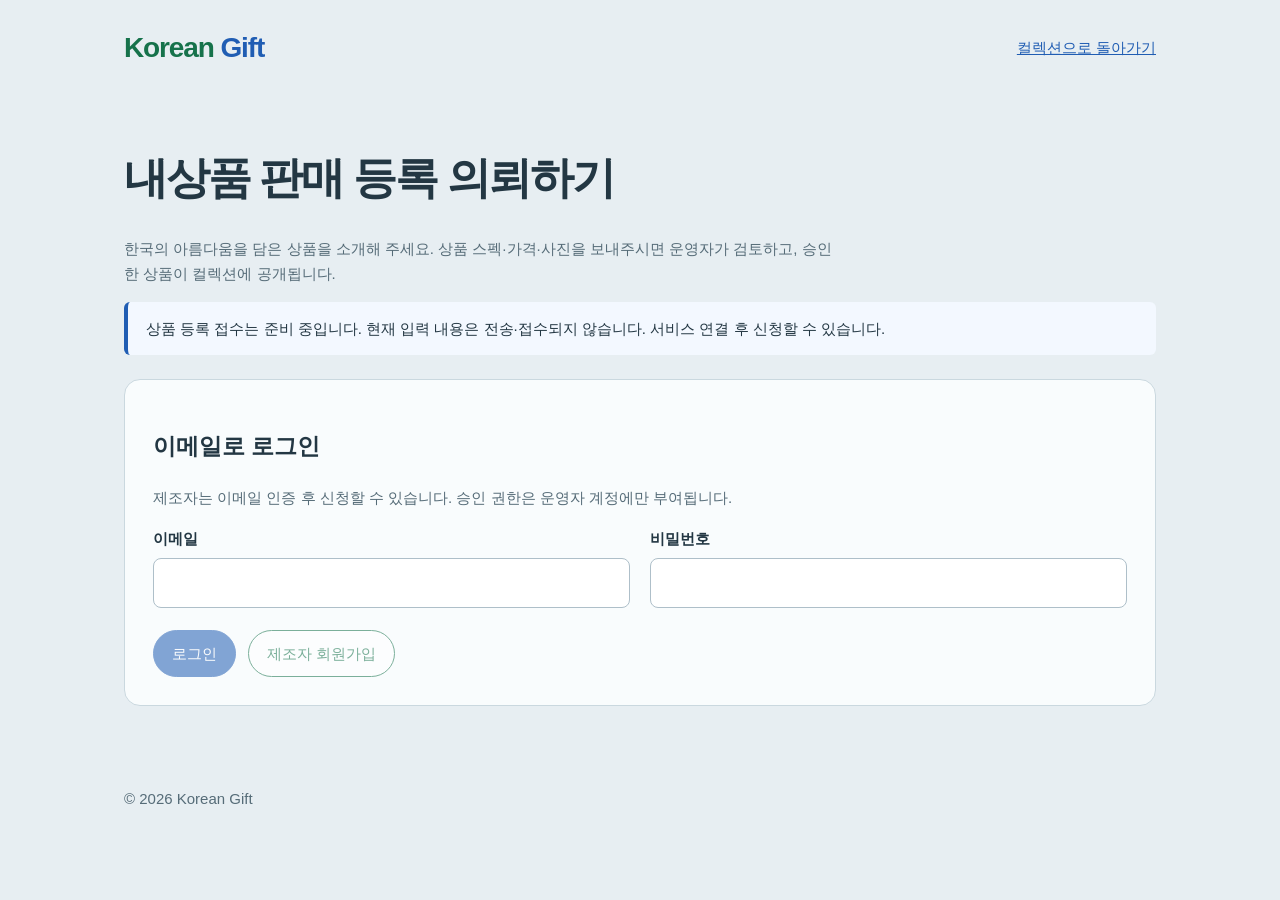
<file: submit.html>
<!doctype html><html lang="ko"><head><meta charset="utf-8"><meta name="viewport" content="width=device-width,initial-scale=1"><meta name="robots" content="noindex"><meta name="theme-color" content="#e7eef2"><title>내상품 판매 등록 의뢰하기 | Korean Gift</title><link rel="stylesheet" href="market.css"></head><body><header><a class="brand" href="index.html">Korean <span>Gift</span></a><a href="index.html#gallery">컬렉션으로 돌아가기</a></header><main><h1>내상품 판매 등록 의뢰하기</h1><p class="lead">한국의 아름다움을 담은 상품을 소개해 주세요. 상품 스펙·가격·사진을 보내주시면 운영자가 검토하고, 승인한 상품이 컬렉션에 공개됩니다.</p><div id="message" class="notice" role="status" aria-live="polite"></div><section class="panel" id="auth-panel"><h2>이메일로 로그인</h2><p class="muted">제조자는 이메일 인증 후 신청할 수 있습니다. 승인 권한은 운영자 계정에만 부여됩니다.</p><form id="auth-form"><div class="grid"><label>이메일<input type="email" name="email" required autocomplete="username" maxlength="254"></label><label>비밀번호<input type="password" name="password" required minlength="10" maxlength="128" autocomplete="current-password"></label></div><div class="actions"><button type="submit">로그인</button><button type="button" id="signup" class="secondary">제조자 회원가입</button></div></form></section><section class="panel" id="submission-panel" hidden><div class="actions"><span id="account"></span><button id="logout" type="button" class="secondary">로그아웃</button></div><h2>상품 정보</h2><form id="submission-form"><fieldset><div class="grid"><div><label>제조사·브랜드명<input name="manufacturer" required maxlength="120"></label></div><div><label>담당자명<input name="contact_name" required maxlength="80"></label></div><div><label>연락 이메일<input name="contact_email" type="email" required maxlength="254"></label></div><div><label>연락처 (선택)<input name="contact_phone" type="tel" maxlength="40"></label></div><div><label>상품명<input name="name" required maxlength="100"></label></div><div><label>판매 희망 가격 (원)<input name="price_krw" required type="number" min="1" max="100000000" step="1"></label></div><div class="wide"><label>상품 소개<textarea name="description" required maxlength="3000"></textarea></label></div><div class="wide"><label>상품 스펙 — 소재·크기·구성·원산지<textarea name="specs" required maxlength="3000"></textarea></label></div><div class="wide"><label>대표 이미지 — JPG / PNG / WebP, 최대 5MB<input name="image" type="file" accept="image/jpeg,image/png,image/webp" required></label><img id="image-preview" class="preview" alt="대표 이미지 미리보기"></div><label class="check wide"><input name="rights" type="checkbox" required><span>이 상품과 이미지의 등록 권한을 보유하고 있으며, 승인 후 상품 정보·이미지·판매 가격이 공개되는 것에 동의합니다.</span></label><label class="check wide"><input name="privacy" type="checkbox" required><span>상품 심사와 연락을 위해 제조사명·담당자명·이메일·연락처를 운영자에게 제공하는 데 동의합니다. 해당 연락 정보는 공개 상품 페이지에 표시되지 않습니다. 철회를 원하면 신청 이메일로 운영자에게 요청할 수 있습니다.</span></label></div><div class="actions"><button type="submit">검토 의뢰하기</button></div></fieldset></form></section><section class="panel" id="my-panel" hidden><h2>내 신청 현황</h2><p class="muted">승인되기 전까지 컬렉션에는 공개되지 않습니다.</p><div id="my-requests"></div></section></main><footer>© 2026 Korean Gift</footer><script src="market-config.js"></script><script src="market-api.js"></script><script src="submit.js"></script></body></html>
</file>
<file: market.css>
:root{--bg:#e7eef2;--ink:#233743;--muted:#566c78;--line:#cad8df;--blue:#205db3;--green:#16724b}*{box-sizing:border-box}body{margin:0;background:var(--bg);color:var(--ink);font:15px/1.7 'Segoe UI','Malgun Gothic',sans-serif}a{color:var(--blue)}button,input,textarea,select{font:inherit}button,a,input,textarea,select{outline-offset:4px}button:focus-visible,a:focus-visible{outline:3px solid var(--blue)}header{max-width:1080px;margin:auto;padding:24px;display:flex;justify-content:space-between;align-items:center;gap:20px}.brand{font-size:28px;font-weight:650;letter-spacing:-.04em;text-decoration:none;color:var(--green)}.brand span{color:var(--blue)}main{max-width:1080px;padding:24px;margin:auto}h1{font-size:clamp(30px,5vw,44px);line-height:1.3;letter-spacing:-.05em}h2{font-size:23px}.lead{color:var(--muted);max-width:720px}.panel{background:#f9fcfd;border:1px solid var(--line);padding:28px;border-radius:16px;margin:24px 0}.grid{display:grid;grid-template-columns:1fr 1fr;gap:20px}.wide{grid-column:1/-1}label{display:block;font-weight:600}input,textarea,select{width:100%;border:1px solid #aebfc9;border-radius:8px;padding:11px;background:#fff;color:var(--ink);margin:7px 0 0}textarea{min-height:110px;resize:vertical}.check{display:flex;align-items:flex-start;gap:10px}.check input{width:auto;margin-top:7px}.actions{display:flex;gap:12px;flex-wrap:wrap;margin-top:22px}button,.button{border:1px solid var(--blue);border-radius:24px;padding:10px 18px;cursor:pointer;background:var(--blue);color:white;text-decoration:none;display:inline-block}button.secondary{background:white;color:var(--green);border-color:var(--green)}button.danger{background:white;color:#a52a37;border-color:#a52a37}button:disabled{opacity:.55;cursor:not-allowed}.notice{padding:14px 18px;background:#f3f8ff;border-left:4px solid var(--blue);border-radius:6px}.notice.error{background:#fff3f3;border-color:#b03636}.muted,small{color:var(--muted)}.preview{max-width:220px;max-height:220px;border-radius:10px;object-fit:contain;margin-top:12px}.preview:not([src]){display:none}.list{display:grid;gap:12px}.request-item{width:100%;border-radius:10px;text-align:left;background:white;color:var(--ink);border-color:var(--line)}.request-item[aria-pressed="true"]{border:2px solid var(--blue)}[hidden]{display:none!important}.status{font-weight:600;color:var(--green)}footer{padding:32px 24px;color:var(--muted);max-width:1080px;margin:auto}fieldset{border:0;padding:0;margin:0}dialog{border:0;border-radius:16px;max-width:500px;width:90%;padding:28px}dialog::backdrop{background:#17313c99}@media(max-width:650px){.grid{grid-template-columns:1fr}.panel{padding:20px}header{flex-wrap:wrap}.actions button{flex-grow:1}}
</file>
